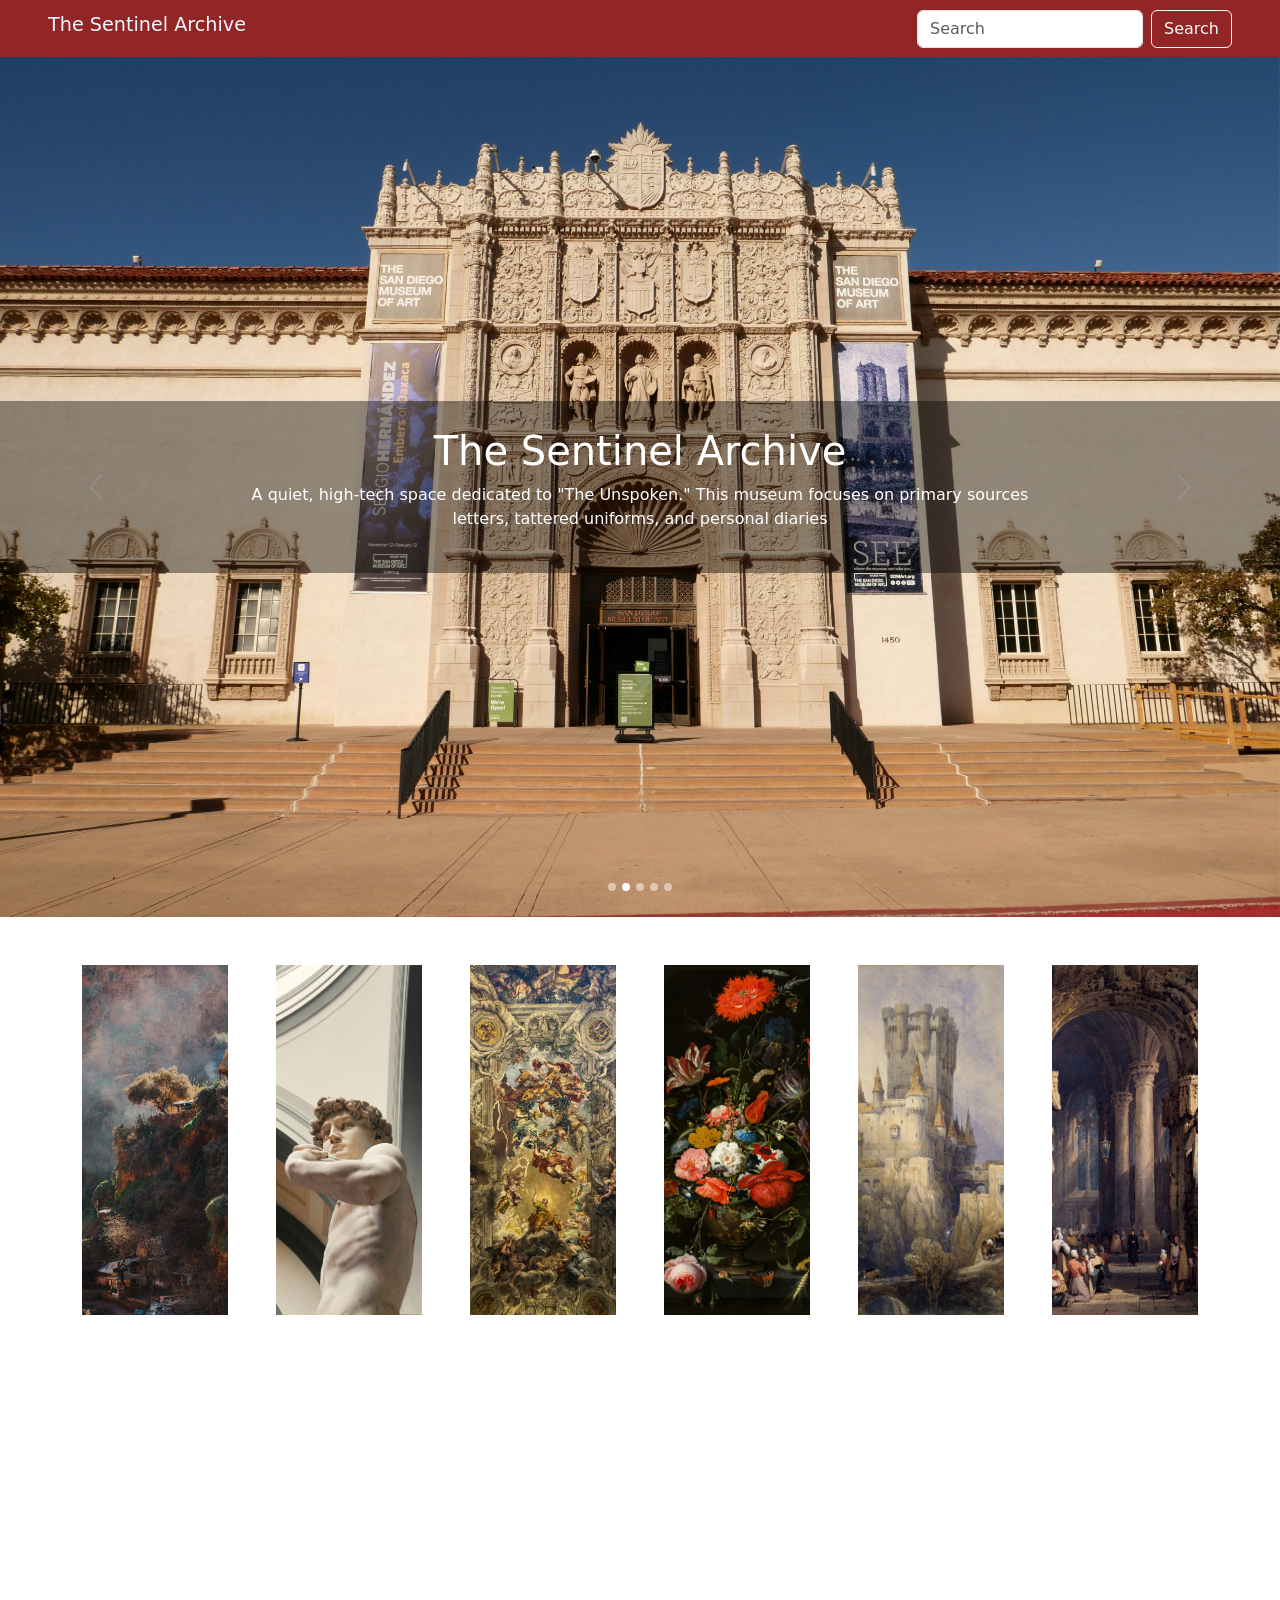
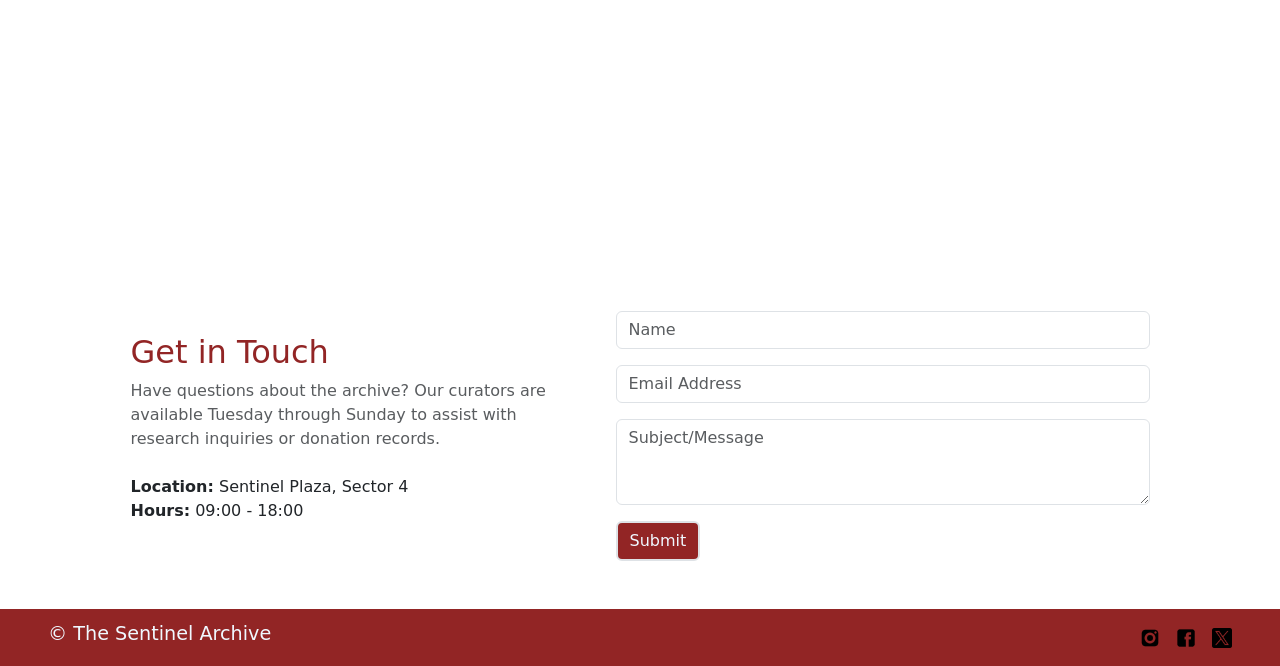
<file: index.html>
<!DOCTYPE html>
<html lang="en">

<head>
    <meta charset="UTF-8">
    <meta name="viewport" content="width=device-width, initial-scale=1.0">
    <title>Musume</title>
    <link rel="stylesheet" href="style.css">
    <link href="https://cdn.jsdelivr.net/npm/bootstrap@5.3.8/dist/css/bootstrap.min.css" rel="stylesheet"
        integrity="sha384-sRIl4kxILFvY47J16cr9ZwB07vP4J8+LH7qKQnuqkuIAvNWLzeN8tE5YBujZqJLB" crossorigin="anonymous">
</head>

<body>
    <!-- hero_section -->
    <section>

        <!-- nav_bar -->
        <nav class="navbar bgColor">
            <div class="container-fluid px-5">
                <h4 class="navbar-brand" id="navText">The Sentinel Archive</h4>
                <form class="d-flex" role="search">
                    <input class="form-control me-2" type="search" placeholder="Search" aria-label="Search" />
                    <button type="submit" class="btn btn-outline-light">Search</button>
                </form>
            </div>
        </nav>


        <!-- background-img -->

        <div id="carouselBg" class="carousel slide" data-bs-ride="carousel" data-bs-interval="2000">

            <div class="carousel-indicators" id="smallIndicators">
                <button type="button" data-bs-target="#carouselBg" data-bs-slide-to="0" class="active"
                    aria-current="true" aria-label="Slide 1">
                </button>

                <button type="button" data-bs-target="#carouselBg" data-bs-slide-to="1" aria-label="Slide 2">
                </button>

                <button type="button" data-bs-target="#carouselBg" data-bs-slide-to="2" aria-label="Slide 3">
                </button>

                <button type="button" data-bs-target="#carouselBg" data-bs-slide-to="3" aria-label="Slide 4">
                </button>

                <button type="button" data-bs-target="#carouselBg" data-bs-slide-to="4" aria-label="Slide 5">
                </button>
            </div>

            <div class="carousel-inner">

                <div class="overlay-text textPosition">
                    <h1>The Sentinel Archive</h1>
                    <p>A quiet, high-tech space dedicated to "The Unspoken." This museum focuses on primary sources
                        <br>letters, tattered uniforms, and personal diaries
                    </p>
                </div>


                <div class="carousel-item active">
                    <div class="bg-slide slide1"></div>
                </div>

                <div class="carousel-item">
                    <div class="bg-slide slide2"></div>
                </div>

                <div class="carousel-item">
                    <div class="bg-slide slide3"></div>
                </div>

                <div class="carousel-item">
                    <div class="bg-slide slide4"></div>
                </div>

                <div class="carousel-item">
                    <div class="bg-slide slide5"></div>
                </div>

            </div>
            <div>
                <button class="carousel-control-prev" type="button" data-bs-target="#carouselBg" data-bs-slide="prev">
                    <span class="carousel-control-prev-icon" aria-hidden="true"></span>
                    <span class="visually-hidden">Previous</span>
                </button>
                <button class="carousel-control-next" type="button" data-bs-target="#carouselBg" data-bs-slide="next">
                    <span class="carousel-control-next-icon" aria-hidden="true"></span>
                    <span class="visually-hidden">Next</span>
                </button>
            </div>

        </div>

    </section>

    <!-- section_2 -->
    <section>
        <div class="container py-5">
            <div class="row justify-content-center g-5">

                <!-- img1 -->

                <div class="col-6 col-md-4 col-lg-2">
                    <div class="s2Img">
                        <img class="img-fluid" src="./src/img/s2_img1.jpg" alt="">


                        <div class="overLay">
                            <h2>The Falls of Tivoli</h2>
                            <h5>c. 1790</h5>
                            <p>FA pre-Romantic landscape emphasizing the "sublime" power of nature.</p>
                        </div>
                    </div>
                </div>

                <!-- img2 -->

                <div class="col-6 col-md-4 col-lg-2">
                    <div class="s2Img">
                        <img src="./src/img/s2_img2.jpg" alt="" class="img-fluid">


                        <div class="overLay">
                            <h2>David</h2>
                            <h5>1501–1504</h5>
                            <p>The definitive High Renaissance sculpture, representing the biblical hero in a moment of
                                focused tension.</p>
                        </div>
                    </div>
                </div>

                <!-- img3 -->

                <div class="col-6 col-md-4 col-lg-2">
                    <div class="s2Img">
                        <img src="./src/img/s2_img3.jpg" alt="" class="img-fluid">


                        <div class="overLay">
                            <h2>St. Ignatius</h2>
                            <h5>1685–1694</h5>
                            <p>A Baroque ceiling fresco in Rome that uses "quadratura" to create an optical illusion of
                                infinite height.</p>
                        </div>
                    </div>
                </div>

                <!-- img4 -->

                <div class="col-6 col-md-4 col-lg-2">
                    <div class="s2Img">
                        <img src="./src/img/s2_img4.jpg" alt="" class="img-fluid">


                        <div class="overLay">
                            <h2>Still Life with Flowers</h2>
                            <h5>c. 1660</h5>
                            <p>A Dutch Golden Age masterpiece known for its hyper-realistic botanical details and
                                "Vanitas" themes.</p>
                        </div>

                    </div>
                </div>

                <!-- img5 -->

                <div class="col-6 col-md-4 col-lg-2">
                    <div class="s2Img">
                        <img src="./src/img/s2_img5.jpg" alt="" class="img-fluid">

                        <div class="overLay">
                            <h2>The Castle of Lichtenstein</h2>
                            <h5>1839</h5>
                            <p>A prime example of German Romanticism, depicting a neo-Gothic castle perched precariously
                                on a cliff.</p>
                        </div>
                    </div>
                </div>

                <!-- img6 -->

                <div class="col-6 col-md-4 col-lg-2">
                    <div class="s2Img">
                        <img src="./src/img/s2_img6.jpg" alt="" class="img-fluid">

                        <div class="overLay">
                            <h2>St. Sebaldus Church</h2>
                            <h5>c. 1820</h5>
                            <p>A detailed architectural study of the Gothic interior of the famous Nuremberg church.</p>
                        </div>

                    </div>

                </div>
            </div>
        </div>



    </section>

    <!-- section_3 -->
    <section>

        <div id="carouselExampleIndicators" class="carousel slide">
            <div class="carousel-indicators">
                <button type="button" data-bs-target="#carouselExampleIndicators" data-bs-slide-to="0" class="active"
                    aria-current="true" aria-label="Slide 1"></button>
                <button type="button" data-bs-target="#carouselExampleIndicators" data-bs-slide-to="1"
                    aria-label="Slide 2"></button>
                <button type="button" data-bs-target="#carouselExampleIndicators" data-bs-slide-to="2"
                    aria-label="Slide 3"></button>
            </div>
            <div class="carousel-inner">
                <div class="carousel-item active d-flex justify-content-center">
                    <iframe width="900" height="500" src="https://www.youtube.com/embed/aoFmFdMeyVM?si=wcAxTieOSV1d0VV3"
                        title="YouTube video player" frameborder="0"
                        allow="accelerometer; autoplay; clipboard-write; encrypted-media; gyroscope; picture-in-picture; web-share"
                        referrerpolicy="strict-origin-when-cross-origin" allowfullscreen></iframe>
                </div>
                <div class="carousel-item d-flex justify-content-center">
                    <iframe width="900" height="500" src="https://www.youtube.com/embed/j-N_W4mskHU?si=klBbEFKEKnb56G5i"
                        title="YouTube video player" frameborder="0"
                        allow="accelerometer; autoplay; clipboard-write; encrypted-media; gyroscope; picture-in-picture; web-share"
                        referrerpolicy="strict-origin-when-cross-origin" allowfullscreen></iframe>
                </div>
                <div class="carousel-item d-flex justify-content-center">
                    <iframe width="900" height="500" src="https://www.youtube.com/embed/Ls620E6YhjI?si=zlp_ubFTVHlkTp_3"
                        title="YouTube video player" frameborder="0"
                        allow="accelerometer; autoplay; clipboard-write; encrypted-media; gyroscope; picture-in-picture; web-share"
                        referrerpolicy="strict-origin-when-cross-origin" allowfullscreen></iframe>
                </div>
            </div>

            <button class="carousel-control-prev" type="button" data-bs-target="#carouselExampleIndicators"
                data-bs-slide="prev">
                <span class="carousel-control-prev-icon" aria-hidden="true"></span>
                <span class="visually-hidden">Previous</span>
            </button>

            <button class="carousel-control-next" type="button" data-bs-target="#carouselExampleIndicators"
                data-bs-slide="next">
                <span class="carousel-control-next-icon" aria-hidden="true"></span>
                <span class="visually-hidden">Next</span>
            </button>

        </div>

    </section>

    <!-- section4 -->

    <!-- section5 -->

    <section class="py-5 container">

        <div class="row justify-content-center align-items-center g-5">

            <div class="col-12 col-md-5">
                <h2 class="s5Textcolor">Get in Touch</h2>
                <p class="text-muted">
                    Have questions about the archive? Our curators are available Tuesday through Sunday to assist with
                    research inquiries or donation records.
                </p>
                <ul class="list-unstyled mt-4">
                    <li><strong>Location:</strong> Sentinel Plaza, Sector 4</li>
                    <li><strong>Hours:</strong> 09:00 - 18:00</li>
                </ul>
            </div>

            <div class="col-12 col-md-6">
                <div class="mb-3">
                    <input type="text" class="form-control" placeholder="Name">
                </div>

                <div class="mb-3">
                    <input type="email" class="form-control" placeholder="Email Address">
                </div>

                <div class="mb-3">
                    <textarea class="form-control" placeholder="Subject/Message" rows="3"></textarea>
                </div>

                <div>
                    <button type="button" class="btn border border-2" id="btn-color">Submit</button>
                </div>
            </div>

        </div>
    </section>

    <!-- footer -->
    <footer>
        <nav class="navbar bgColor">
            <div class="container-fluid px-5">
                <h4 class="navbar-brand " id="navText">© The Sentinel Archive</h4>
                <form class="d-flex gap-3" id="footer-icon">
                    <img src="./src/icon/insta.png" alt="">
                    <img src="./src/icon/facebook.png" alt="">
                    <img src="./src/icon/twitter.png" alt="">
                </form>
            </div>
        </nav>

    </footer>



    <script src="https://cdn.jsdelivr.net/npm/bootstrap@5.3.8/dist/js/bootstrap.bundle.min.js"
        integrity="sha384-FKyoEForCGlyvwx9Hj09JcYn3nv7wiPVlz7YYwJrWVcXK/BmnVDxM+D2scQbITxI"
        crossorigin="anonymous"></script>
</body>

</html>
</file>
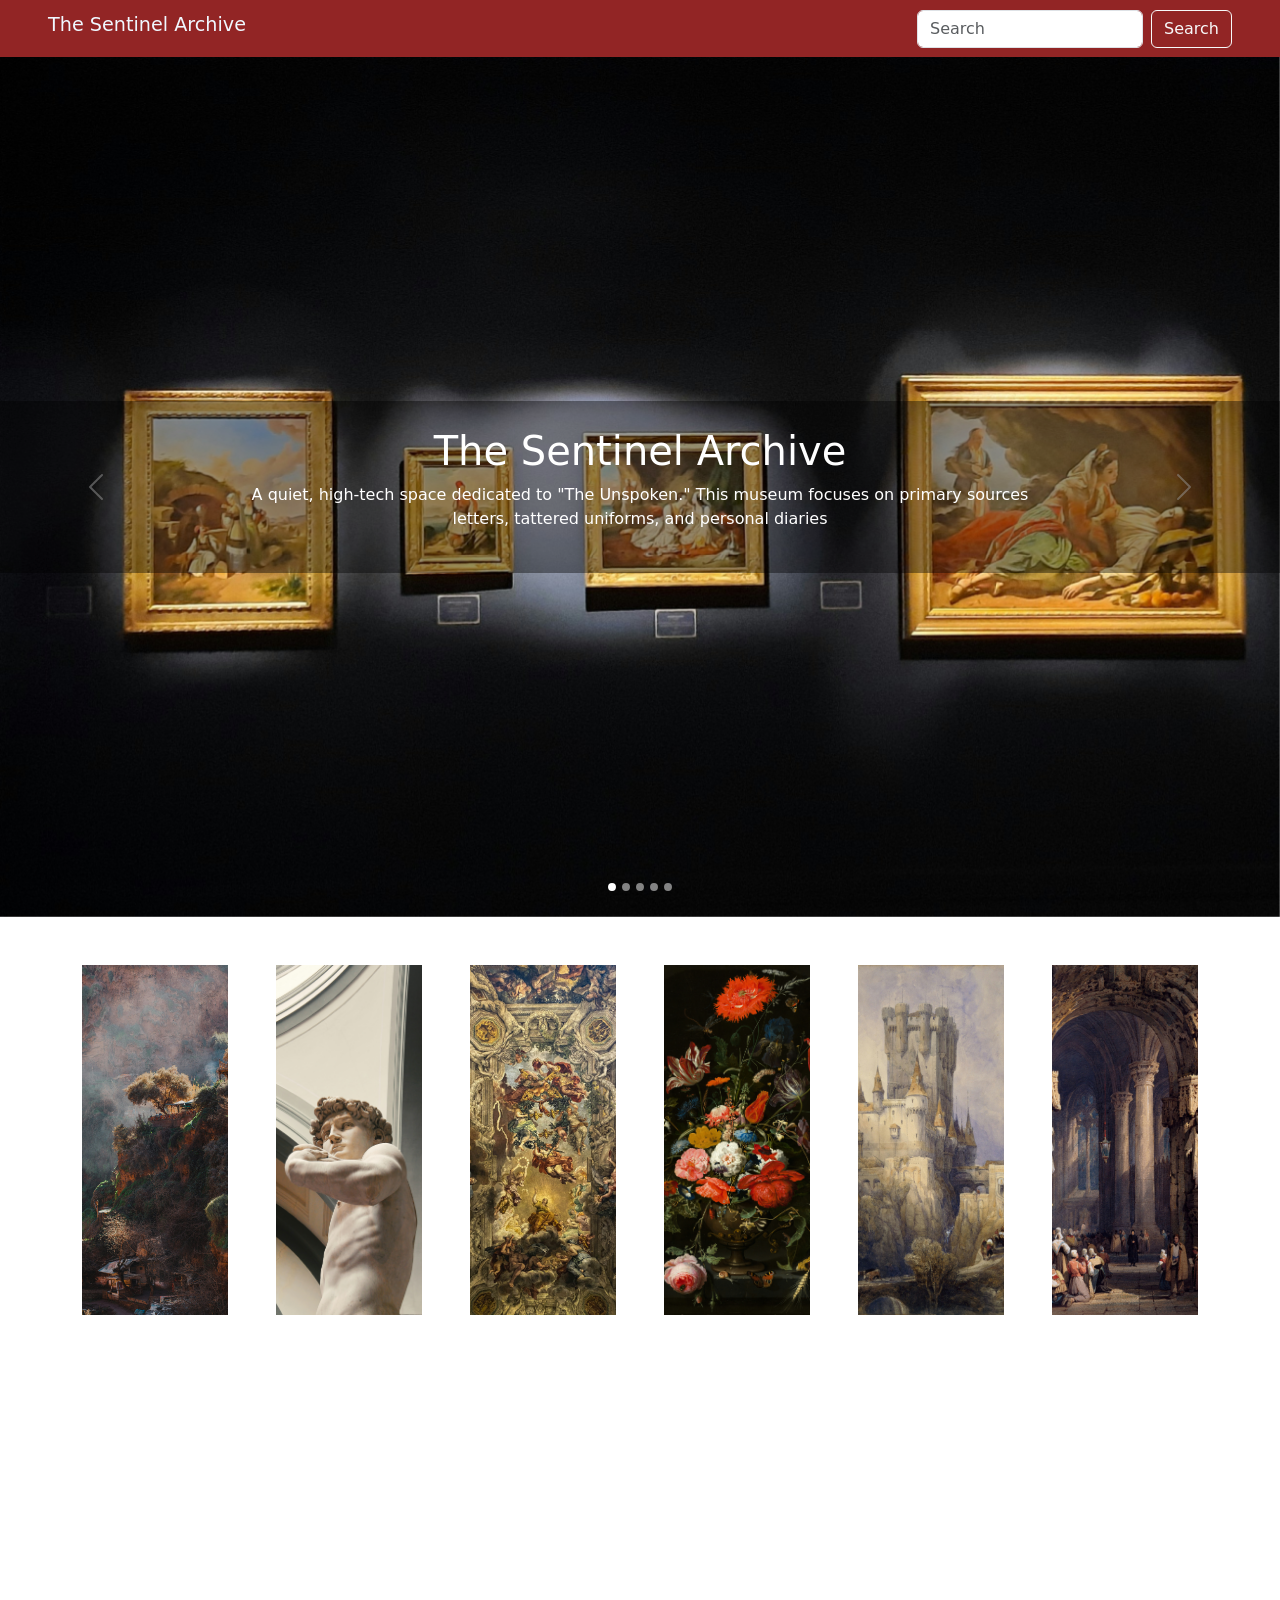
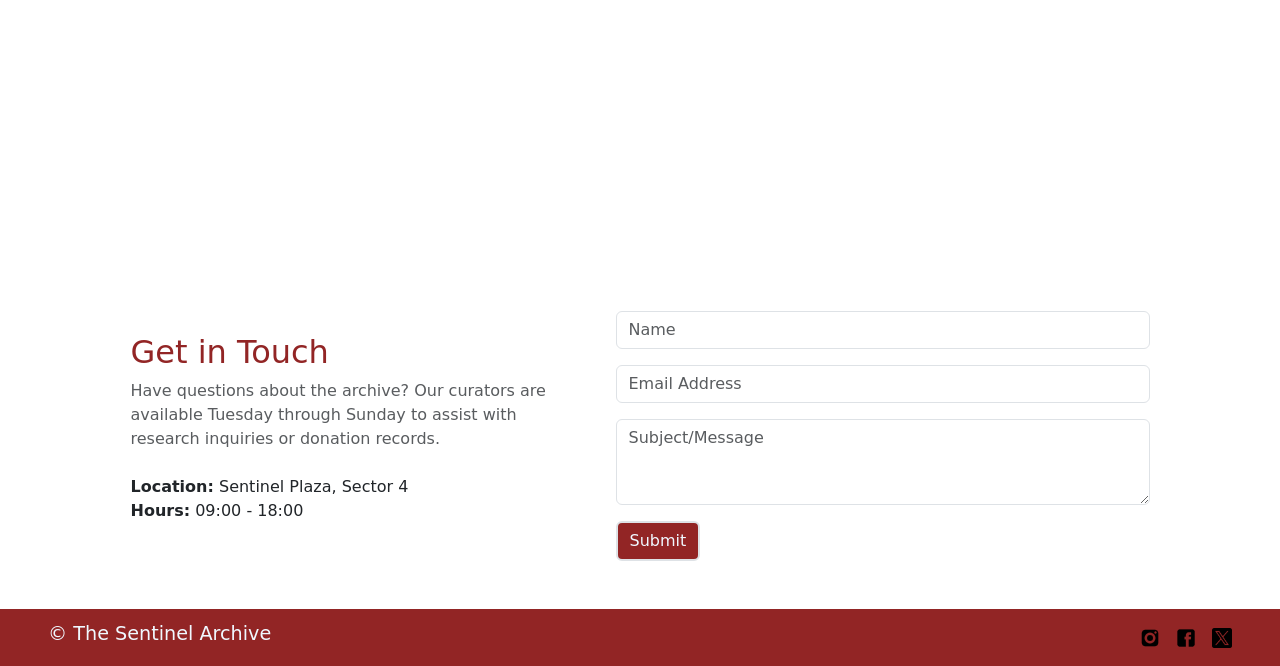
<file: imdex.html>
<!DOCTYPE html>
<html lang="en">

<head>
    <meta charset="UTF-8">
    <meta name="viewport" content="width=device-width, initial-scale=1.0">
    <title>Musume</title>
    <link rel="stylesheet" href="style.css">
    <link href="https://cdn.jsdelivr.net/npm/bootstrap@5.3.8/dist/css/bootstrap.min.css" rel="stylesheet"
        integrity="sha384-sRIl4kxILFvY47J16cr9ZwB07vP4J8+LH7qKQnuqkuIAvNWLzeN8tE5YBujZqJLB" crossorigin="anonymous">
</head>

<body>
    <!-- hero_section -->
    <section>

        <!-- nav_bar -->
        <nav class="navbar bgColor">
            <div class="container-fluid px-5">
                <h4 class="navbar-brand" id="navText">The Sentinel Archive</h4>
                <form class="d-flex" role="search">
                    <input class="form-control me-2" type="search" placeholder="Search" aria-label="Search" />
                    <button type="submit" class="btn btn-outline-light">Search</button>
                </form>
            </div>
        </nav>


        <!-- background-img -->

        <div id="carouselBg" class="carousel slide" data-bs-ride="carousel" data-bs-interval="2000">

            <div class="carousel-indicators" id="smallIndicators">
                <button type="button" data-bs-target="#carouselBg" data-bs-slide-to="0" class="active"
                    aria-current="true" aria-label="Slide 1">
                </button>

                <button type="button" data-bs-target="#carouselBg" data-bs-slide-to="1" aria-label="Slide 2">
                </button>

                <button type="button" data-bs-target="#carouselBg" data-bs-slide-to="2" aria-label="Slide 3">
                </button>

                <button type="button" data-bs-target="#carouselBg" data-bs-slide-to="3" aria-label="Slide 4">
                </button>

                <button type="button" data-bs-target="#carouselBg" data-bs-slide-to="4" aria-label="Slide 5">
                </button>
            </div>

            <div class="carousel-inner">

                <div class="overlay-text textPosition">
                    <h1>The Sentinel Archive</h1>
                    <p>A quiet, high-tech space dedicated to "The Unspoken." This museum focuses on primary sources
                        <br>letters, tattered uniforms, and personal diaries
                    </p>
                </div>


                <div class="carousel-item active">
                    <div class="bg-slide slide1"></div>
                </div>

                <div class="carousel-item">
                    <div class="bg-slide slide2"></div>
                </div>

                <div class="carousel-item">
                    <div class="bg-slide slide3"></div>
                </div>

                <div class="carousel-item">
                    <div class="bg-slide slide4"></div>
                </div>

                <div class="carousel-item">
                    <div class="bg-slide slide5"></div>
                </div>

            </div>
            <div>
                <button class="carousel-control-prev" type="button" data-bs-target="#carouselBg" data-bs-slide="prev">
                    <span class="carousel-control-prev-icon" aria-hidden="true"></span>
                    <span class="visually-hidden">Previous</span>
                </button>
                <button class="carousel-control-next" type="button" data-bs-target="#carouselBg" data-bs-slide="next">
                    <span class="carousel-control-next-icon" aria-hidden="true"></span>
                    <span class="visually-hidden">Next</span>
                </button>
            </div>

        </div>

    </section>

    <!-- section_2 -->
    <section>
        <div class="container py-5">
            <div class="row justify-content-center g-5">

                <!-- img1 -->

                <div class="col-6 col-md-4 col-lg-2">
                    <div class="s2Img">
                        <img class="img-fluid" src="./src/img/s2_img1.jpg" alt="">


                        <div class="overLay">
                            <h2>The Falls of Tivoli</h2>
                            <h5>c. 1790</h5>
                            <p>FA pre-Romantic landscape emphasizing the "sublime" power of nature.</p>
                        </div>
                    </div>
                </div>

                <!-- img2 -->

                <div class="col-6 col-md-4 col-lg-2">
                    <div class="s2Img">
                        <img src="./src/img/s2_img2.jpg" alt="" class="img-fluid">


                        <div class="overLay">
                            <h2>David</h2>
                            <h5>1501–1504</h5>
                            <p>The definitive High Renaissance sculpture, representing the biblical hero in a moment of
                                focused tension.</p>
                        </div>
                    </div>
                </div>

                <!-- img3 -->

                <div class="col-6 col-md-4 col-lg-2">
                    <div class="s2Img">
                        <img src="./src/img/s2_img3.jpg" alt="" class="img-fluid">


                        <div class="overLay">
                            <h2>St. Ignatius</h2>
                            <h5>1685–1694</h5>
                            <p>A Baroque ceiling fresco in Rome that uses "quadratura" to create an optical illusion of
                                infinite height.</p>
                        </div>
                    </div>
                </div>

                <!-- img4 -->

                <div class="col-6 col-md-4 col-lg-2">
                    <div class="s2Img">
                        <img src="./src/img/s2_img4.jpg" alt="" class="img-fluid">


                        <div class="overLay">
                            <h2>Still Life with Flowers</h2>
                            <h5>c. 1660</h5>
                            <p>A Dutch Golden Age masterpiece known for its hyper-realistic botanical details and
                                "Vanitas" themes.</p>
                        </div>

                    </div>
                </div>

                <!-- img5 -->

                <div class="col-6 col-md-4 col-lg-2">
                    <div class="s2Img">
                        <img src="./src/img/s2_img5.jpg" alt="" class="img-fluid">

                        <div class="overLay">
                            <h2>The Castle of Lichtenstein</h2>
                            <h5>1839</h5>
                            <p>A prime example of German Romanticism, depicting a neo-Gothic castle perched precariously
                                on a cliff.</p>
                        </div>
                    </div>
                </div>

                <!-- img6 -->

                <div class="col-6 col-md-4 col-lg-2">
                    <div class="s2Img">
                        <img src="./src/img/s2_img6.jpg" alt="" class="img-fluid">

                        <div class="overLay">
                            <h2>St. Sebaldus Church</h2>
                            <h5>c. 1820</h5>
                            <p>A detailed architectural study of the Gothic interior of the famous Nuremberg church.</p>
                        </div>

                    </div>

                </div>
            </div>
        </div>



    </section>

    <!-- section_3 -->
    <section>

        <div id="carouselExampleIndicators" class="carousel slide">
            <div class="carousel-indicators">
                <button type="button" data-bs-target="#carouselExampleIndicators" data-bs-slide-to="0" class="active"
                    aria-current="true" aria-label="Slide 1"></button>
                <button type="button" data-bs-target="#carouselExampleIndicators" data-bs-slide-to="1"
                    aria-label="Slide 2"></button>
                <button type="button" data-bs-target="#carouselExampleIndicators" data-bs-slide-to="2"
                    aria-label="Slide 3"></button>
            </div>
            <div class="carousel-inner">
                <div class="carousel-item active d-flex justify-content-center">
                    <iframe width="900" height="500" src="https://www.youtube.com/embed/aoFmFdMeyVM?si=wcAxTieOSV1d0VV3"
                        title="YouTube video player" frameborder="0"
                        allow="accelerometer; autoplay; clipboard-write; encrypted-media; gyroscope; picture-in-picture; web-share"
                        referrerpolicy="strict-origin-when-cross-origin" allowfullscreen></iframe>
                </div>
                <div class="carousel-item d-flex justify-content-center">
                    <iframe width="900" height="500" src="https://www.youtube.com/embed/j-N_W4mskHU?si=klBbEFKEKnb56G5i"
                        title="YouTube video player" frameborder="0"
                        allow="accelerometer; autoplay; clipboard-write; encrypted-media; gyroscope; picture-in-picture; web-share"
                        referrerpolicy="strict-origin-when-cross-origin" allowfullscreen></iframe>
                </div>
                <div class="carousel-item d-flex justify-content-center">
                    <iframe width="900" height="500" src="https://www.youtube.com/embed/Ls620E6YhjI?si=zlp_ubFTVHlkTp_3"
                        title="YouTube video player" frameborder="0"
                        allow="accelerometer; autoplay; clipboard-write; encrypted-media; gyroscope; picture-in-picture; web-share"
                        referrerpolicy="strict-origin-when-cross-origin" allowfullscreen></iframe>
                </div>
            </div>

            <button class="carousel-control-prev" type="button" data-bs-target="#carouselExampleIndicators"
                data-bs-slide="prev">
                <span class="carousel-control-prev-icon" aria-hidden="true"></span>
                <span class="visually-hidden">Previous</span>
            </button>

            <button class="carousel-control-next" type="button" data-bs-target="#carouselExampleIndicators"
                data-bs-slide="next">
                <span class="carousel-control-next-icon" aria-hidden="true"></span>
                <span class="visually-hidden">Next</span>
            </button>

        </div>

    </section>

    <!-- section4 -->

    <!-- section5 -->

    <section class="py-5 container">

        <div class="row justify-content-center align-items-center g-5">

            <div class="col-12 col-md-5">
                <h2 class="s5Textcolor">Get in Touch</h2>
                <p class="text-muted">
                    Have questions about the archive? Our curators are available Tuesday through Sunday to assist with
                    research inquiries or donation records.
                </p>
                <ul class="list-unstyled mt-4">
                    <li><strong>Location:</strong> Sentinel Plaza, Sector 4</li>
                    <li><strong>Hours:</strong> 09:00 - 18:00</li>
                </ul>
            </div>

            <div class="col-12 col-md-6">
                <div class="mb-3">
                    <input type="text" class="form-control" placeholder="Name">
                </div>

                <div class="mb-3">
                    <input type="email" class="form-control" placeholder="Email Address">
                </div>

                <div class="mb-3">
                    <textarea class="form-control" placeholder="Subject/Message" rows="3"></textarea>
                </div>

                <div>
                    <button type="button" class="btn border border-2" id="btn-color">Submit</button>
                </div>
            </div>

        </div>
    </section>

    <!-- footer -->
    <footer>
        <nav class="navbar bgColor">
            <div class="container-fluid px-5">
                <h4 class="navbar-brand " id="navText">© The Sentinel Archive</h4>
                <form class="d-flex gap-3" id="footer-icon">
                    <img src="./src/icon/insta.png" alt="">
                    <img src="./src/icon/facebook.png" alt="">
                    <img src="./src/icon/twitter.png" alt="">
                </form>
            </div>
        </nav>

    </footer>



    <script src="https://cdn.jsdelivr.net/npm/bootstrap@5.3.8/dist/js/bootstrap.bundle.min.js"
        integrity="sha384-FKyoEForCGlyvwx9Hj09JcYn3nv7wiPVlz7YYwJrWVcXK/BmnVDxM+D2scQbITxI"
        crossorigin="anonymous"></script>
</body>

</html>
</file>
<file: style.css>
/* hero_section */
/* nav_bar */
.bgColor {
    background-color: rgba(128, 0, 0, 0.856);
}

#navText {
    color: aliceblue;
    font-size: larger;
}

/* background-img */
.bg-slide {
    height: 860px;
    width: 100%;
    background-size: cover;
    background-position: center;
}

/* img */
.slide1 {
    background-image: url(./src/img/s1Bg_1.jpg);
}

.slide2 {
    background-image: url(./src/img/s1Bg_2.jpg);
}

.slide3 {
    background-image: url(./src/img/s1Bg_3.jpg);
}

.slide4 {
    background-image: url(./src/img/s1Bg_4.jpg);
}

.slide5 {
    background-image: url(./src/img/s1Bg_5.jpg);
}

#smallIndicators button {
    width: 8px;
    height: 8px;
    border-radius: 50%;
}


/* text */
#carouselBg {
    position: relative;
}

#carouselBg {
    position: relative;
}

.textPosition {
    position: absolute;
    top: 40%;
    left: 0;

    width: 100%;
    height: 20%;

    display: flex;
    flex-direction: column;
    justify-content: center;
    align-items: center;

    text-align: center;
    color: white;

    background: rgba(0, 0, 0, 0.4);
    z-index: 10;
    padding: 20px;
    pointer-events: none;
}

/* section_2 */

 .s2Img {
  position: relative;
  overflow: hidden;
}

.s2Img img {
  width: 100%;
  height: 350px;
  object-fit: cover;
  display: block;
}

.overLay {
  position: absolute;
  bottom: 0;
  left: 0;
  width: 100%;

  background: rgba(0,0,0,0.3);
  color: white;

  padding: 10px;

  opacity: 0;
  transition: 0.3s;
  z-index: 2;
}

.s2Img:hover .overLay {
  opacity: 1;
}

.s2Img:hover img {
    transform: scale(1.1);
}

/* section3 */

/* sectiton4 */

/* section5 */
.s5Textcolor{
    color: rgba(128, 0, 0, 0.856);
}

#btn-color{
    background-color: rgba(128, 0, 0, 0.856);
    color: aliceblue;
}

/* footr */
#footer-icon img{
    width: 20px;
    height: 20px;
    object-fit: cover;
}
</file>
